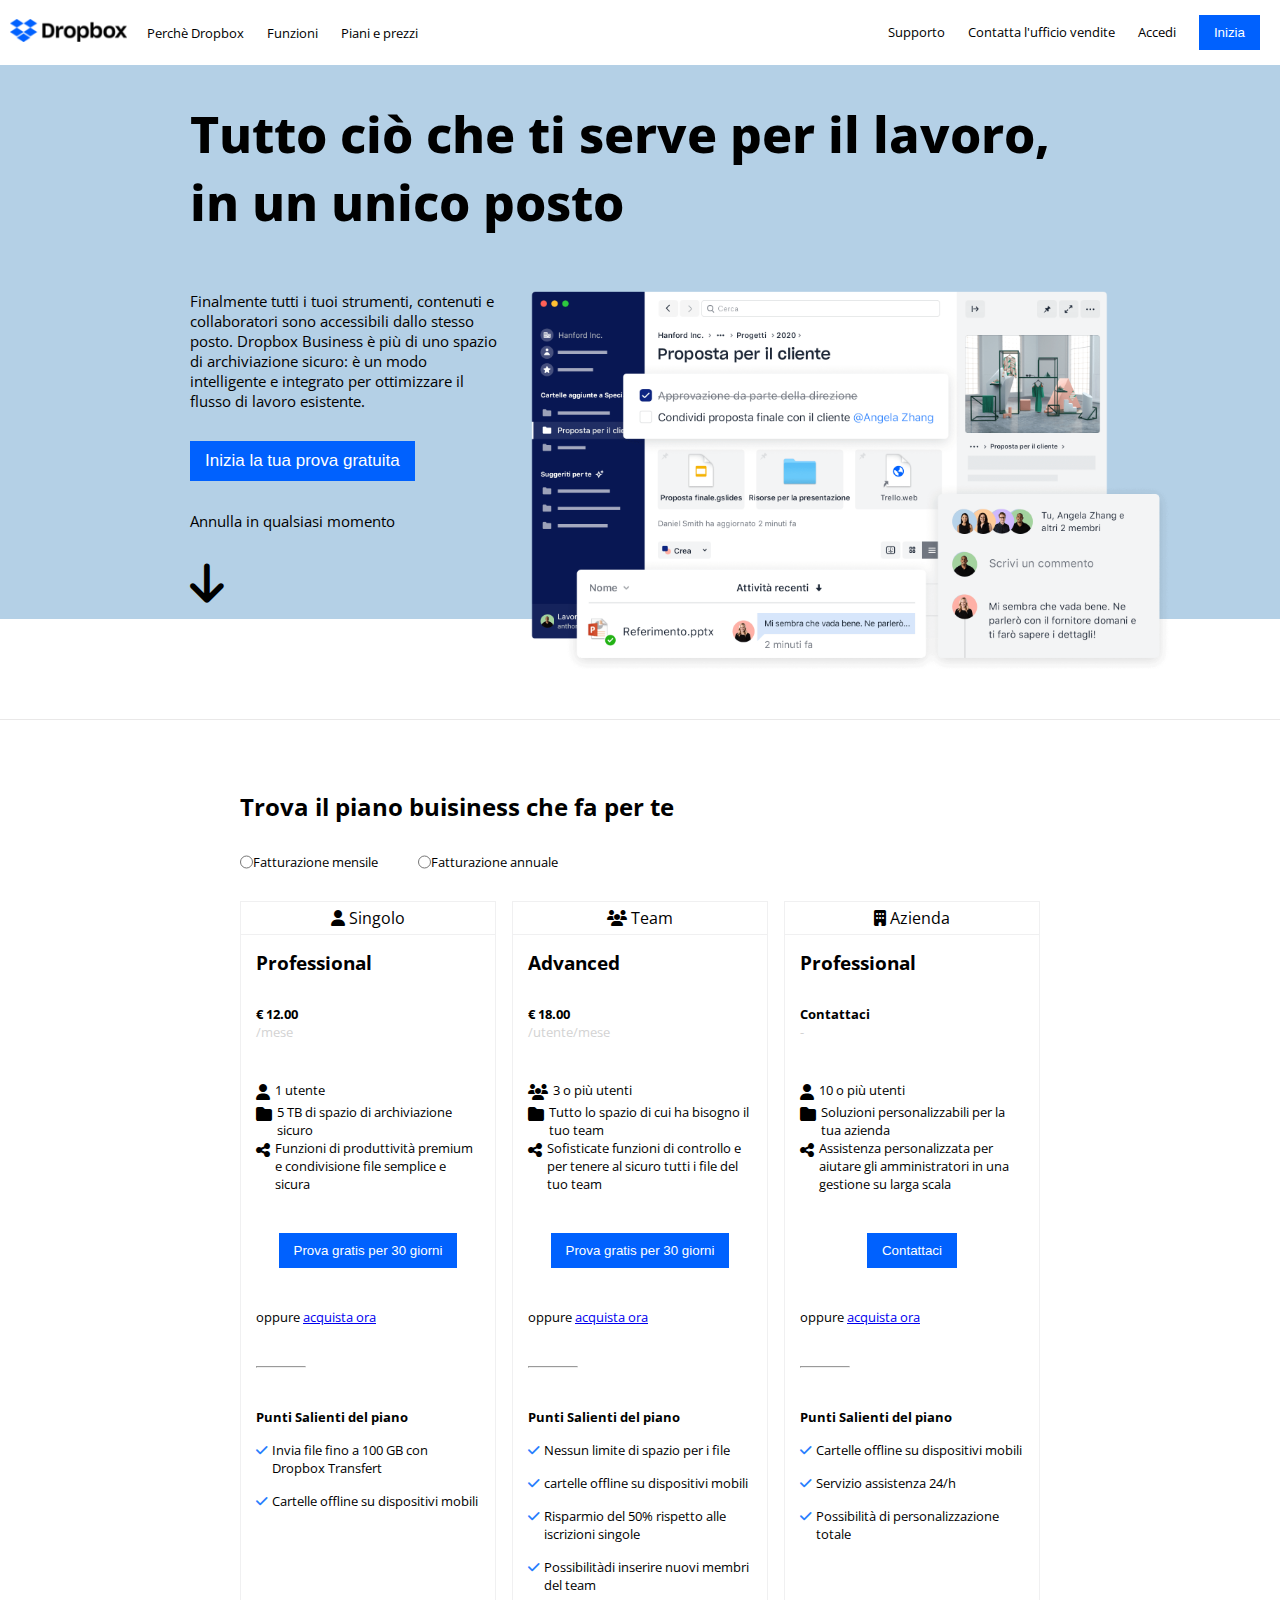
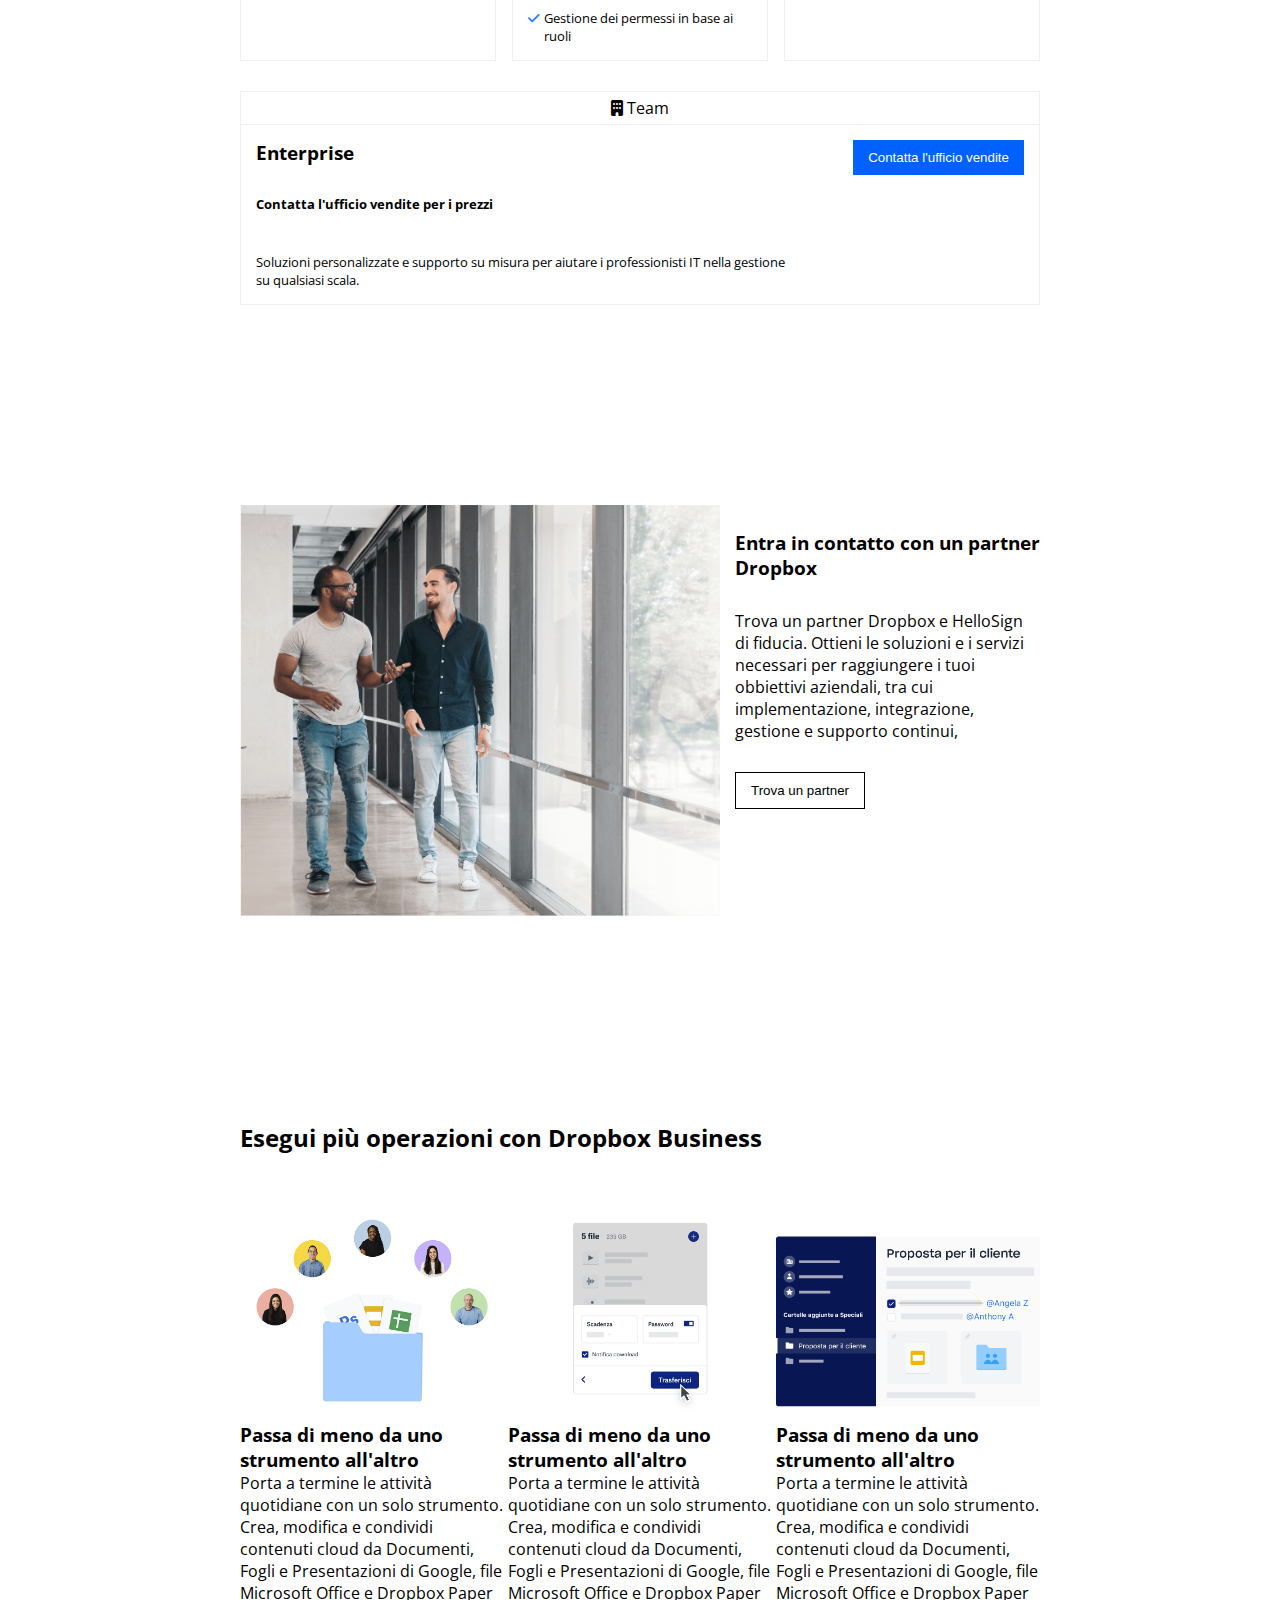
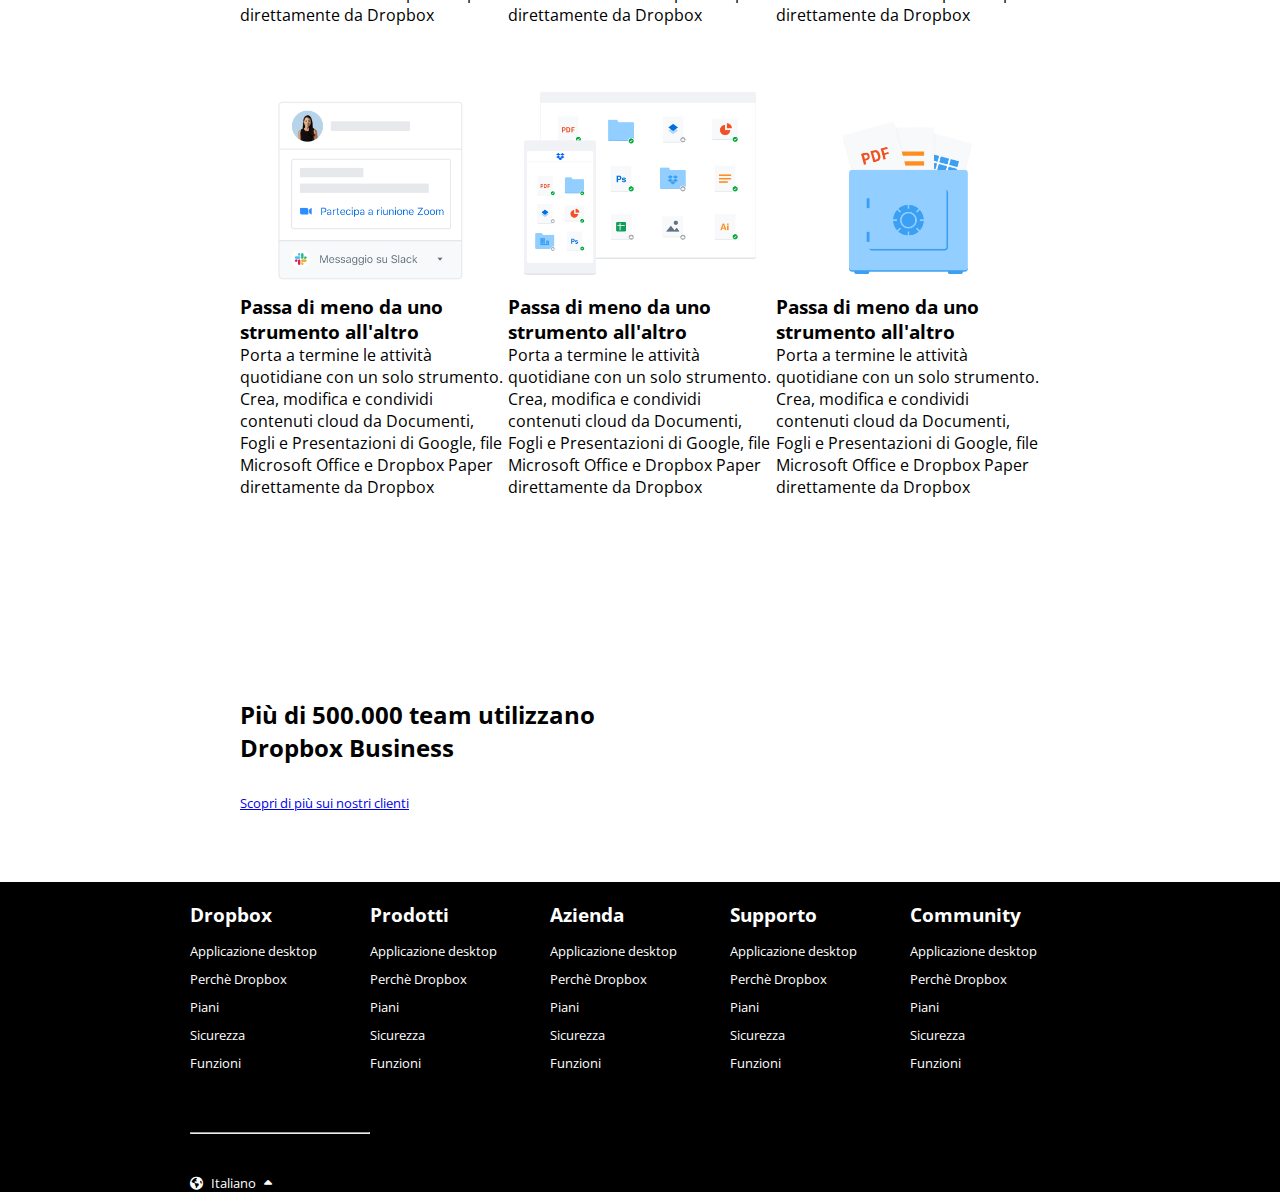
<file: index.html>
<!DOCTYPE html>
<html lang="en">
<head>
    <meta charset="UTF-8">
    <meta name="viewport" content="width=device-width, initial-scale=1.0">
    <title>Dropbox</title>
    <link rel="preconnect" href="https://fonts.googleapis.com">
    <link rel="preconnect" href="https://fonts.gstatic.com" crossorigin>
    <link href="https://fonts.googleapis.com/css2?family=Open+Sans:ital,wght@0,300..800;1,300..800&display=swap" rel="stylesheet">
    <link rel="stylesheet" href="https://cdnjs.cloudflare.com/ajax/libs/font-awesome/6.7.2/css/all.min.css" integrity="sha512-Evv84Mr4kqVGRNSgIGL/F/aIDqQb7xQ2vcrdIwxfjThSH8CSR7PBEakCr51Ck+w+/U6swU2Im1vVX0SVk9ABhg==" crossorigin="anonymous" referrerpolicy="no-referrer" />
    <link rel="stylesheet" href="./css/style.css">
</head>
<body>

    <header>
        <div class="container header-pd align-center">
            <div class="header-logo-col pd-5">
                <img src="./img/logo-small.png" alt="" class="logo">
            </div>
            <div class="header-col pd-5">
                <ul>
                    <li>Perch&egrave; Dropbox</li>
                    <li>Funzioni</li>
                    <li>Piani e prezzi</li>
                </ul>
            </div>
            <div class="header-col align-right pd-5">
                <ul>
                    <li>Supporto</li>
                    <li>Contatta l'ufficio vendite</li>
                    <li>Accedi</li>
                    <li>
                        <button class="btn-blue ">Inizia</button>
                    </li>
                </ul>
            </div>
        </div>
    </header>

    <main>
        <div class="jumbotron d-flex justi-center align-center">
            <div class="jumbo-container">
                <h1>Tutto ci&ograve; che ti serve per il lavoro, in un unico posto</h1>
                <div class="d-flex relative">
                    <div class="jumbo-col-left">
                        <p class="txt-size-15">Finalmente tutti i tuoi strumenti, contenuti e collaboratori sono accessibili dallo stesso posto. Dropbox Business &egrave; pi&ugrave; di uno spazio di archiviazione sicuro: &egrave; un modo intelligente e integrato per ottimizzare il flusso di lavoro esistente.</p>
                        <button class="btn-blue my-top-30 txt-size-17">Inizia la tua prova gratuita</button>
                        <p class="my-top-30 txt-size-15"> Annulla in qualsiasi momento</p>
                        <i class="fa-solid fa-arrow-down my-top-30 icon-size-jumbo"></i>
                    </div>
                    <div class="jumbo-col-right">
                        <img src="./img/jumbo.png" alt="" class="jumbo-img">
                    </div>    
                </div>
            </div>
        </div>

        <div class="my-top-100 bd-row"></div>

        <!-- sezione scelta del pacchetto -->
        <div class="container justi-center align-center pdy-70">
            <div class="main-container">
                <h2>Trova il piano buisiness che fa per te</h2>
                <div class="my-top-30 d-flex">
                    <span class="txt-size-13 d-flex mxr-40">
                        <input type="radio" name="Fatturazione" value="mensile">
                        <label for="mensile">Fatturazione mensile</label> 
                    </span>
                    <span class="txt-size-13 d-flex">
                        <input type="radio" name="Fatturazione" value="annuale">
                        <label for="annuale">Fatturazione annuale</label> 
                    </span>
                </div>

                <!-- colonne della sezione scelta dle pacchetto -->

                <div class="d-flex space-between wrap my-top-30">
                    
                    <!-- prima colonna -->
                    <div class="choose-col  border-layout">
                        
                        <div class="bd-bottom pdy-5 txt-center">
                            <i class="fa-solid fa-user"></i> Singolo
                        </div>

                        <div class="pd-15 my-top-15">    
                            <h3>Professional</h3>
                            <h4 class="my-top-30 txt-size-13">&euro; 12.00</h4>
                            <div class="txt-lightgray txt-size-13">/mese</div>
    
                            <div class="d-flex my-top-40">
                                <div class="inline-block mxr-5"><i class="fa-solid fa-user"></i></div>
                                <span class="txt-size-13">1 utente</span>
                            </div>
                            <div class="d-flex my-top-15">
                                <div class="inline-block"><i class="fa-solid fa-folder mxr-5"></i></div>
                                <span class="txt-size-13">5 TB di spazio di archiviazione sicuro</span>
                            </div>
                            <div class="d-flex my-top-15">
                                <div class="inline-block"><i class="fa-solid fa-share-nodes mxr-5"></i></div>
                                <span class="txt-size-13">Funzioni di produttivit&agrave; premium e condivisione file semplice e sicura</span>
                            </div>

                            <div class="d-flex justi-center my-top-40">
                                <button class="btn-blue">Prova gratis per 30 giorni</button>
                            </div>
                            <div class="my-top-40 txt-size-13">
                                oppure <a href="#">acquista ora</a>
                            </div>

                            <hr>

                            <div class="my-top-40 txt-size-13">
                                <strong>Punti Salienti del piano</strong>
                            </div>

                            <div>
                                <ul>
                                    <li>
                                        <i class="fa-solid fa-check"></i>Invia file fino a 100 GB con Dropbox Transfert
                                    </li>
                                    <li>
                                        <i class="fa-solid fa-check "></i>Cartelle offline su dispositivi mobili
                                    </li>
                                </ul>
                            </div>
                    
                        </div> 
                        
                    </div>

                    <!-- seconda colonna -->
                    <div class="choose-col  border-layout">
                        <div class="bd-bottom pdy-5 txt-center">
                            <i class="fa-solid fa-users"></i> Team
                        </div>

                        <div class="pd-15 my-top-15">    
                            <h3>Advanced</h3>
                            <h4 class="my-top-30 txt-size-13">&euro; 18.00</h4>
                            <div class="txt-lightgray txt-size-13">/utente/mese</div>
    
                            <div class="d-flex my-top-40">
                                <div class="inline-block mxr-5"><i class="fa-solid fa-users"></i></div>
                                <span class="txt-size-13">3 o pi&ugrave; utenti</span>
                            </div>
                            <div class="d-flex my-top-15">
                                <div class="inline-block"><i class="fa-solid fa-folder mxr-5"></i></div>
                                <span class="txt-size-13">Tutto lo spazio di cui ha bisogno il tuo team</span>
                            </div>
                            <div class="d-flex my-top-15">
                                <div class="inline-block"><i class="fa-solid fa-share-nodes mxr-5"></i></div>
                                <span class="txt-size-13">Sofisticate funzioni di controllo e per tenere al sicuro tutti i file del tuo team</span>
                            </div>

                            <div class="d-flex justi-center my-top-40">
                                <button class="btn-blue">Prova gratis per 30 giorni</button>
                            </div>
                            <div class="my-top-40 txt-size-13">
                                oppure <a href="#">acquista ora</a>
                            </div>

                            <hr>

                            <div class="my-top-40 txt-size-13">
                                <strong>Punti Salienti del piano</strong>
                            </div>

                            <div>
                                <ul>
                                    <li>
                                        <i class="fa-solid fa-check"></i>Nessun limite di spazio per i file
                                    </li>
                                    <li>
                                        <i class="fa-solid fa-check "></i>cartelle offline su dispositivi mobili
                                    </li>
                                    <li>
                                        <i class="fa-solid fa-check "></i>Risparmio del 50% rispetto alle iscrizioni singole
                                    </li>
                                    <li>
                                        <i class="fa-solid fa-check "></i>Possibilit&agrave;di inserire nuovi membri del team
                                    </li>
                                    <li>
                                        <i class="fa-solid fa-check "></i>Gestione dei permessi in base ai ruoli
                                    </li>
                                    
                                </ul>
                            </div>
                    
                        </div> 
                    </div>

                    <!-- terza colonna -->
                    <div class="choose-col  border-layout">
                        <div class="bd-bottom pdy-5 txt-center">
                            <i class="fa-solid fa-building"></i> Azienda
                        </div>

                        <div class="pd-15 my-top-15">    
                            <h3>Professional</h3>
                            <h4 class="my-top-30 txt-size-13">Contattaci</h4>
                            <div class="txt-lightgray txt-size-13">-</div>
    
                            <div class="d-flex my-top-40">
                                <div class="inline-block mxr-5"><i class="fa-solid fa-user"></i></div>
                                <span class="txt-size-13">10 o pi&ugrave; utenti</span>
                            </div>
                            <div class="d-flex my-top-15">
                                <div class="inline-block"><i class="fa-solid fa-folder mxr-5"></i></div>
                                <span class="txt-size-13">Soluzioni personalizzabili per la tua azienda</span>
                            </div>
                            <div class="d-flex my-top-15">
                                <div class="inline-block"><i class="fa-solid fa-share-nodes mxr-5"></i></div>
                                <span class="txt-size-13">Assistenza personalizzata per aiutare gli amministratori in una gestione su larga scala</span>
                            </div>

                            <div class="d-flex justi-center my-top-40">
                                <button class="btn-blue">Contattaci</button>
                            </div>
                            <div class="my-top-40 txt-size-13">
                                oppure <a href="#">acquista ora</a>
                            </div>

                            <hr>

                            <div class="my-top-40 txt-size-13">
                                <strong>Punti Salienti del piano</strong>
                            </div>

                            <div>
                                <ul>
                                    <li>
                                        <i class="fa-solid fa-check"></i>Cartelle offline su dispositivi mobili
                                    </li>
                                    <li>
                                        <i class="fa-solid fa-check "></i>Servizio assistenza 24/h
                                    </li>
                                    <li>
                                        <i class="fa-solid fa-check "></i>Possibilit&agrave; di personalizzazione totale
                                    </li>
                                </ul>
                            </div>
                    
                        </div> 
                    </div>

                    <!-- colonna orizzontale -->
                    <div class="choose-col-orizz border-layout my-top-30">
                        <div class="bd-bottom pdy-5 txt-center">
                            <i class="fa-solid fa-building"></i> Team
                        </div>

                        <div class="d-flex pd-15">
                            <div class="inside-col-left">
                                <h3>Enterprise</h3>
                                <h4 class="my-top-30 txt-size-13">Contatta l'ufficio vendite per i prezzi</h4>
                                <p class="txt-size-13 my-top-40">Soluzioni personalizzate e supporto su misura per aiutare i professionisti IT nella gestione su qualsiasi scala.</p>
                            </div>
                            <div class="inside-col-right align-right">
                                <button class="btn-blue"> Contatta l'ufficio vendite</button>
                            </div>
                        </div>
                        
                    </div>
                </div>
                

                <!-- sezione per entrare in contatto con un partner-->
                <div class="contact-col my-top-200 d-flex">
                    <div class="left-col">
                        <img src="./img/partner.png" alt="" class="partner-img">
                    </div>
                    <div class="right-col pd-contact">
                        <h3>Entra in contatto con un partner Dropbox</h3>
                        <p class="my-top-30">Trova un partner Dropbox e HelloSign di fiducia. Ottieni le soluzioni e i servizi necessari per raggiungere i tuoi obbiettivi aziendali, tra cui implementazione, integrazione, gestione e supporto continui,</p>
                        <button class="my-top-30 btn-white">Trova un partner</button>
                    </div>
                </div>

                <!-- sezione delle possibili operazioni -->
                <div class="my-top-200">
                    <h2>Esegui pi&ugrave; operazioni con Dropbox Business</h2>
                    <div class="d-flex space-between wrap my-top-50">
                        <div class="operation-col ">
                            <div class=" w-100">
                                <img src="./img/business-feature-switching-tools.png" alt="" class="operation-img">
                            </div>
                            <div class="w-100">
                                <h3>Passa di meno da uno strumento all'altro</h3>
                                <p class="my-top-15">Porta a termine le attivit&agrave; quotidiane con un solo strumento. Crea, modifica e condividi contenuti cloud da Documenti, Fogli e Presentazioni di Google, file Microsoft Office e Dropbox Paper direttamente da Dropbox</p>
                            </div>
                        </div>
                        <div class="operation-col">
                            <div class=" w-100">
                                <img src="./img/business-feature-send-files-it.png" alt="" class="operation-img">
                            </div>
                            <div class=" w-100">
                                <h3>Passa di meno da uno strumento all'altro</h3>
                                <p class="my-top-15">Porta a termine le attivit&agrave; quotidiane con un solo strumento. Crea, modifica e condividi contenuti cloud da Documenti, Fogli e Presentazioni di Google, file Microsoft Office e Dropbox Paper direttamente da Dropbox</p>
                            </div>
                        </div>
                        <div class="operation-col">
                            <div class=" w-100">
                                <img src="./img/business-feature-coordinate-it.png" alt="" class="operation-img">
                            </div>
                            <div class=" w-100">
                                <h3>Passa di meno da uno strumento all'altro</h3>
                                <p class="my-top-15">Porta a termine le attivit&agrave; quotidiane con un solo strumento. Crea, modifica e condividi contenuti cloud da Documenti, Fogli e Presentazioni di Google, file Microsoft Office e Dropbox Paper direttamente da Dropbox</p>
                            </div>
                        </div>
                        <div class="operation-col my-top-50">
                            <div class=" w-100">
                                <img src="./img/business-feature-integrations-it.png" alt="" class="operation-img">
                            </div>
                            <div class=" w-100">
                                <h3>Passa di meno da uno strumento all'altro</h3>
                                <p class="my-top-15">Porta a termine le attivit&agrave; quotidiane con un solo strumento. Crea, modifica e condividi contenuti cloud da Documenti, Fogli e Presentazioni di Google, file Microsoft Office e Dropbox Paper direttamente da Dropbox</p>
                            </div>
                        </div>
                        <div class="operation-col my-top-50">
                            <div class=" w-100">
                                <img src="./img/business-feature-multi-device.png" alt="" class="operation-img">
                            </div>
                            <div class=" w-100">
                                <h3>Passa di meno da uno strumento all'altro</h3>
                                <p class="my-top-15">Porta a termine le attivit&agrave; quotidiane con un solo strumento. Crea, modifica e condividi contenuti cloud da Documenti, Fogli e Presentazioni di Google, file Microsoft Office e Dropbox Paper direttamente da Dropbox</p>
                            </div>
                        </div>
                        <div class="operation-col my-top-50">
                            <div class=" w-100">
                                <img src="./img/business-feature-security.png" alt="" class="operation-img">
                            </div>
                            <div class=" w-100">
                                <h3>Passa di meno da uno strumento all'altro</h3>
                                <p class="my-top-15">Porta a termine le attivit&agrave; quotidiane con un solo strumento. Crea, modifica e condividi contenuti cloud da Documenti, Fogli e Presentazioni di Google, file Microsoft Office e Dropbox Paper direttamente da Dropbox</p>
                            </div>
                        </div>
                    </div>
                </div>

                <div class="my-top-200">
                    <h2>Pi&ugrave; di 500.000 team utilizzano <br> Dropbox Business</h2>
                    <div class="txt-size-13 my-top-30">
                        <a href="#">Scopri di pi&ugrave; sui nostri clienti</a>
                    </div>
                </div>

            </div>
        </div>    
    </main>
    
    <footer>
        <div>
            <div class="foot-container d-flex pdy-20">
                <div class="foot-col">
                    <h3> Dropbox</h3>
                    <ul>
                        <li>Applicazione desktop</li>
                        <li>Perch&egrave; Dropbox</li>
                        <li>Piani</li>
                        <li>Sicurezza</li>
                        <li>Funzioni</li>
                    </ul>
                </div>
                <div class="foot-col">
                    <h3> Prodotti</h3>
                    <ul>
                        <li>Applicazione desktop</li>
                        <li>Perch&egrave; Dropbox</li>
                        <li>Piani</li>
                        <li>Sicurezza</li>
                        <li>Funzioni</li>
                    </ul>
                </div>
                <div class="foot-col">
                    <h3> Azienda</h3>
                    <ul>
                        <li>Applicazione desktop</li>
                        <li>Perch&egrave; Dropbox</li>
                        <li>Piani</li>
                        <li>Sicurezza</li>
                        <li>Funzioni</li>
                    </ul>
                </div>
                <div class="foot-col">
                    <h3> Supporto</h3>
                    <ul>
                        <li>Applicazione desktop</li>
                        <li>Perch&egrave; Dropbox</li>
                        <li>Piani</li>
                        <li>Sicurezza</li>
                        <li>Funzioni</li>
                    </ul>
                </div>
                <div class="foot-col">
                    <h3> Community</h3>
                    <ul>
                        <li>Applicazione desktop</li>
                        <li>Perch&egrave; Dropbox</li>
                        <li>Piani</li>
                        <li>Sicurezza</li>
                        <li>Funzioni</li>
                    </ul>
                </div>
            </div> 
            <div class="foot-container my-top-30 txt-size-13 ">
                <hr class="my-bottom-40">
                <span>
                <span class="mxr-5"><i class="fa-solid fa-earth-americas"></i></span> Italiano <span class="mxl-5"><i class="fa-solid fa-caret-up"></i></span>
               </span> 
            </div>
        </div> 
    </footer>


</body>
</html>
</file>
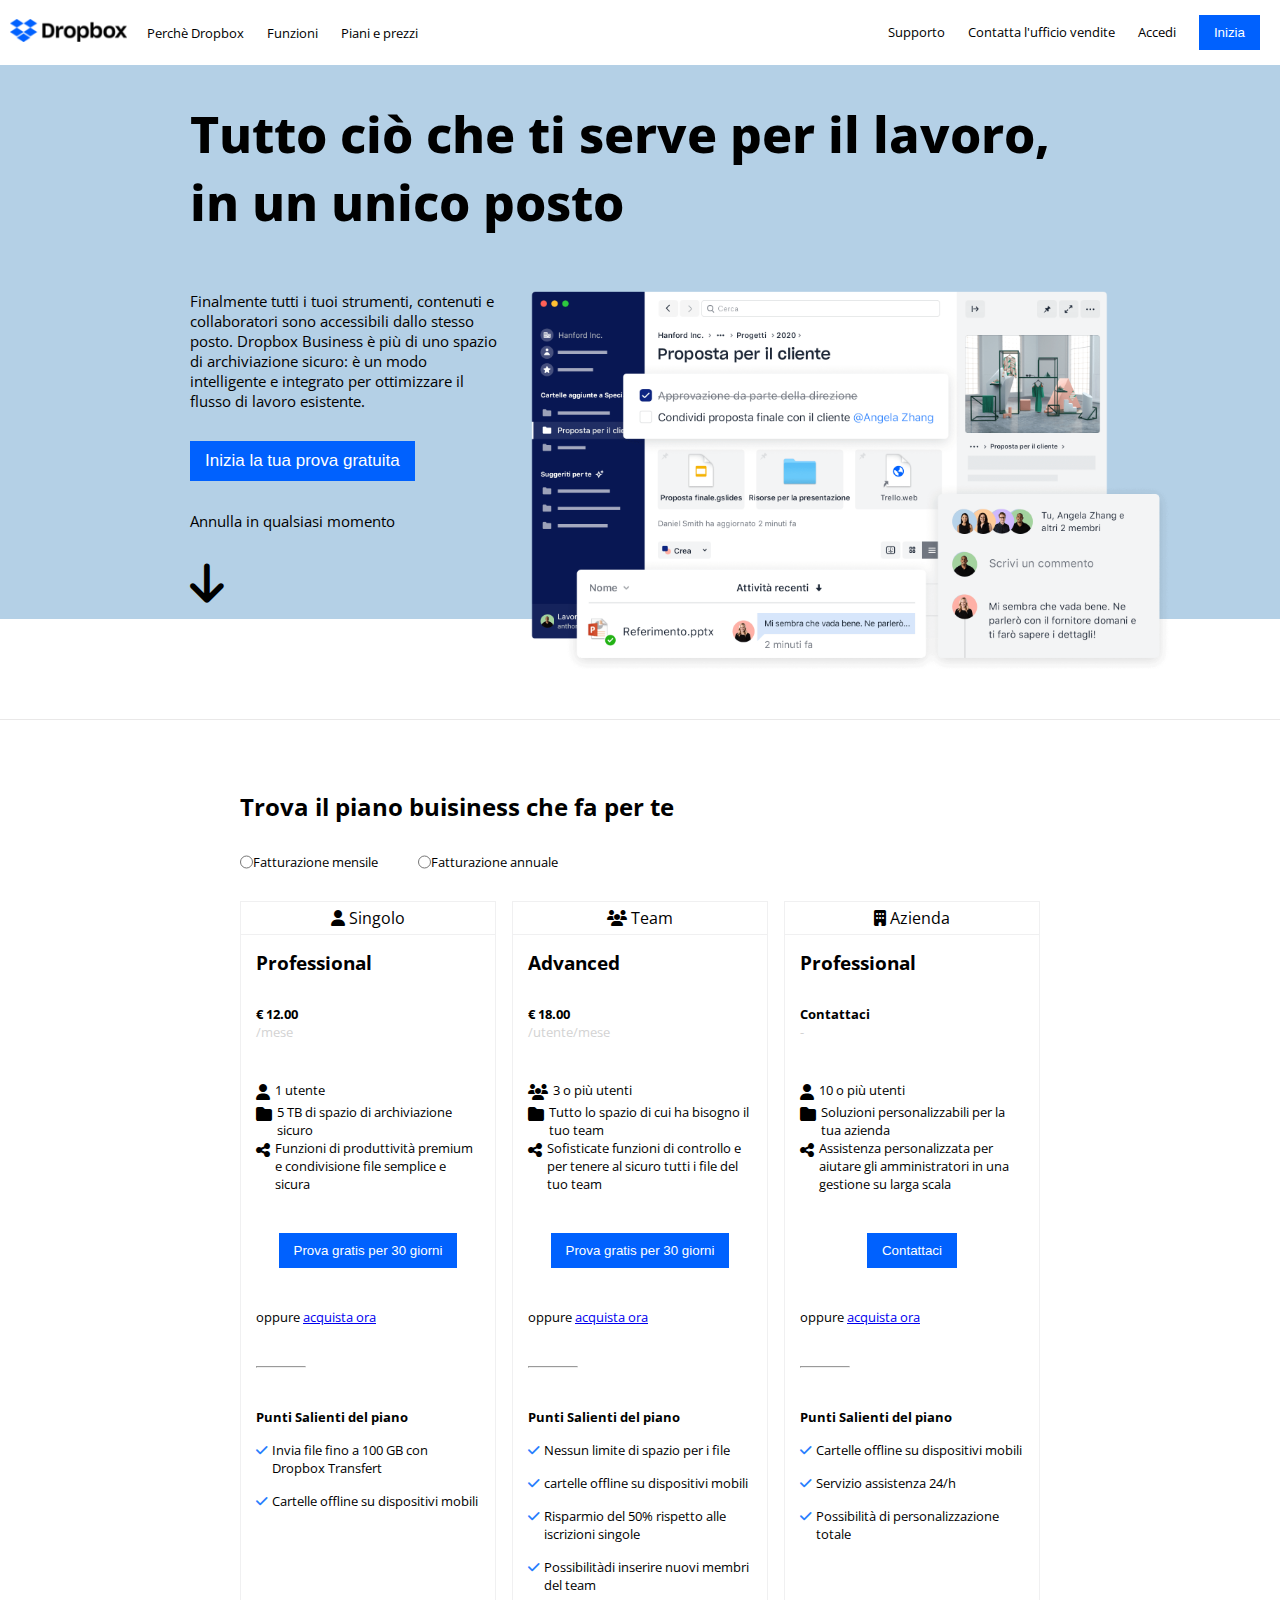
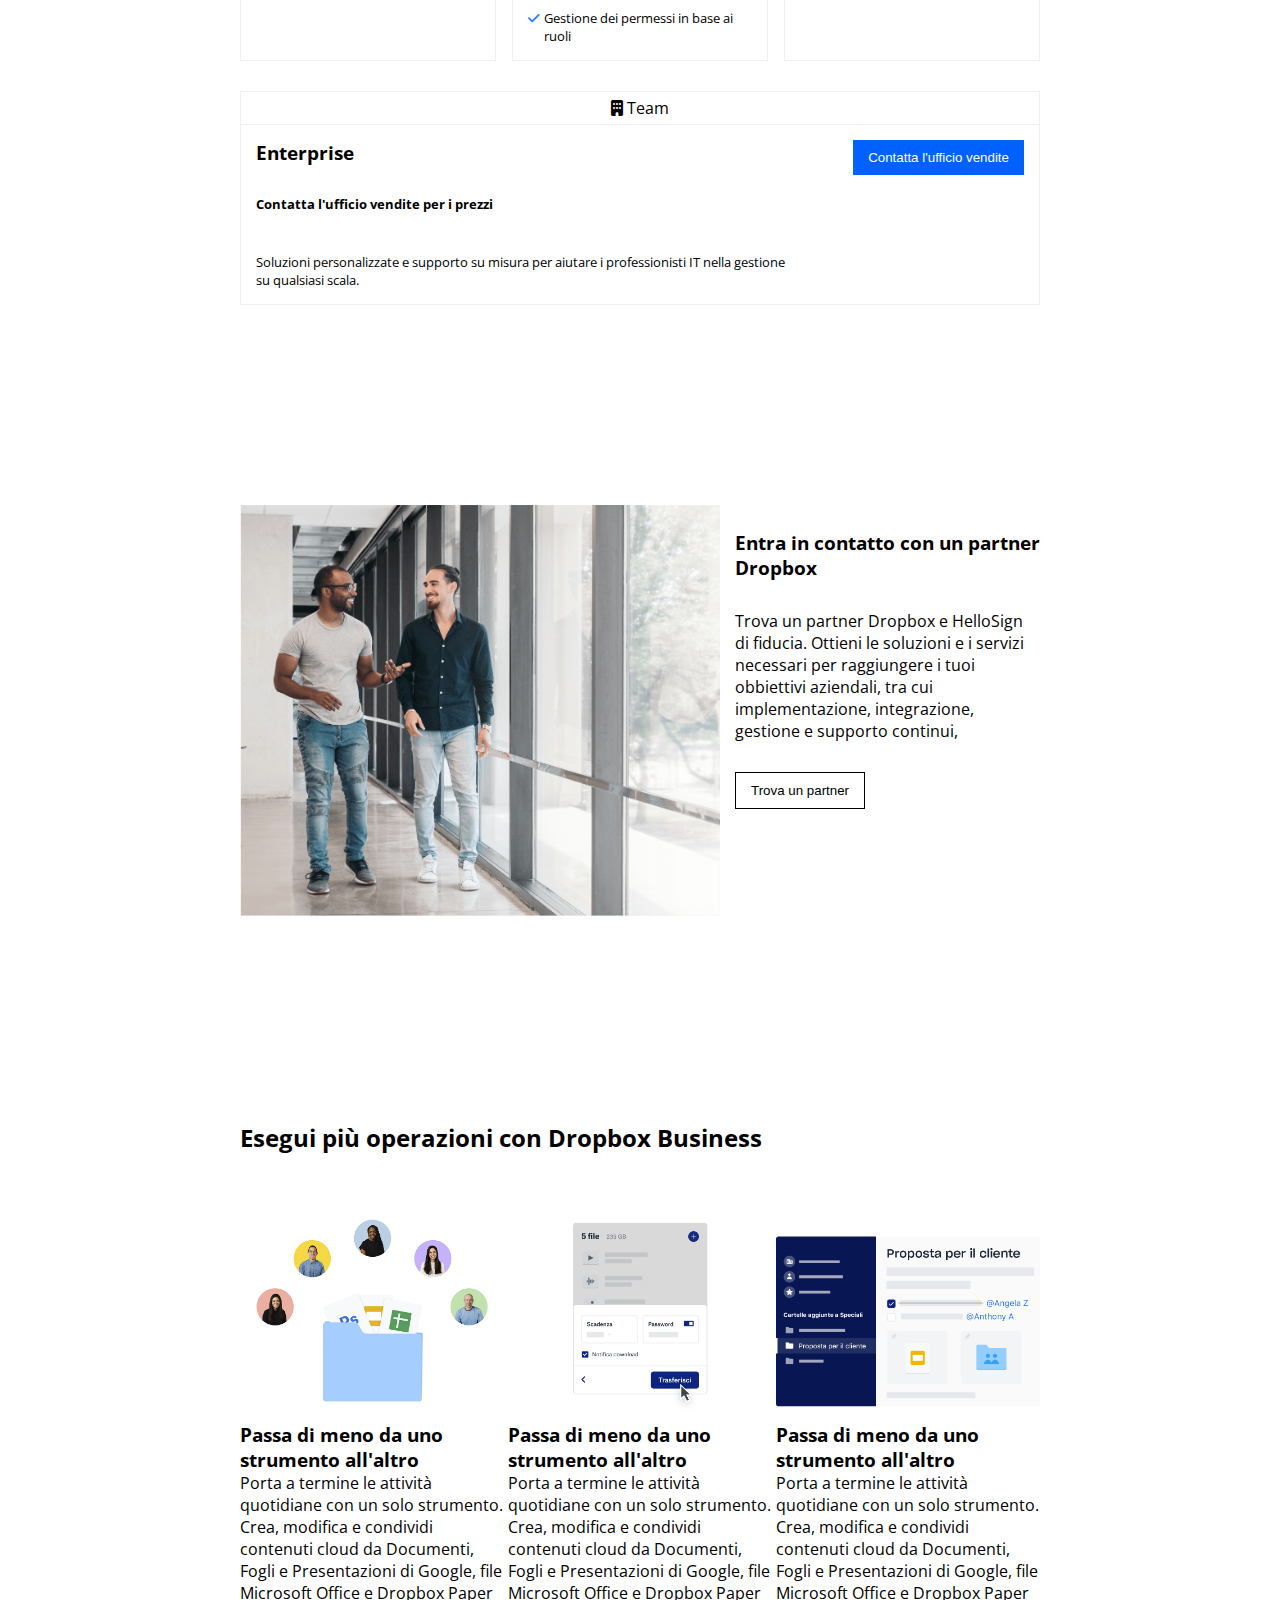
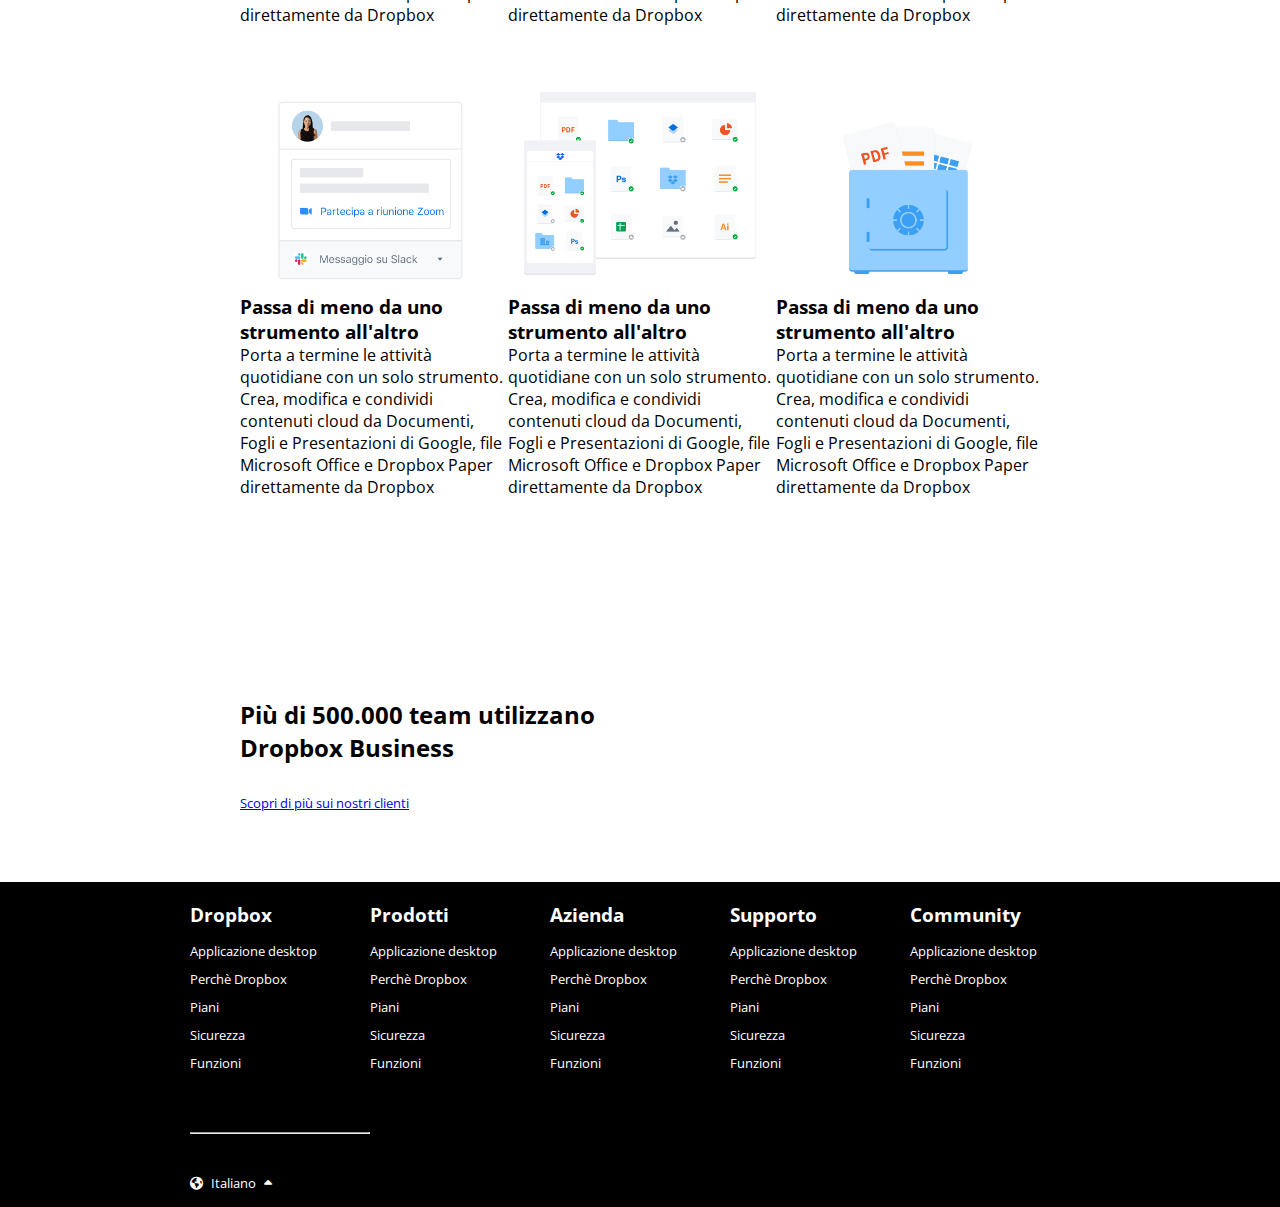
<file: Bonus/index.html>
<!DOCTYPE html>
<html lang="en">
<head>
    <meta charset="UTF-8">
    <meta name="viewport" content="width=device-width, initial-scale=1.0">
    <title>Dropbox</title>
    <link rel="preconnect" href="https://fonts.googleapis.com">
    <link rel="preconnect" href="https://fonts.gstatic.com" crossorigin>
    <link href="https://fonts.googleapis.com/css2?family=Open+Sans:ital,wght@0,300..800;1,300..800&display=swap" rel="stylesheet">
    <link rel="stylesheet" href="https://cdnjs.cloudflare.com/ajax/libs/font-awesome/6.7.2/css/all.min.css" integrity="sha512-Evv84Mr4kqVGRNSgIGL/F/aIDqQb7xQ2vcrdIwxfjThSH8CSR7PBEakCr51Ck+w+/U6swU2Im1vVX0SVk9ABhg==" crossorigin="anonymous" referrerpolicy="no-referrer" />
    <link rel="stylesheet" href="./css/style.css">
</head>
<body>

    <header>
        <div class="container header-pd align-center">
            <div class="header-logo-col pd-5">
                <img src="./img/logo-small.png" alt="" class="logo">
            </div>
            <div class="header-col pd-5">
                <ul>
                    <li>
                        <div class="header-dropdown">
                            Perch&egrave; Dropbox
                            <div class="header-dropdown-content">
                                <ul>
                                    <li>ciao</li>
                                    <li>ciao</li>
                                    <li>ciao</li>
                                </ul>    
                            </div>   
                        </div>
                    </li>
                    <li>
                        <div class="header-dropdown">
                            Funzioni
                            <div class="header-dropdown-content">
                                <ul>
                                    <li>ciao</li>
                                    <li>ciao</li>
                                    <li>ciao</li>
                                </ul>    
                            </div>   
                        </div>
                    </li>
                    <li>
                        <div class="header-dropdown">
                            Piani e prezzi
                            <div class="header-dropdown-content">
                                <ul>
                                    <li>ciao</li>
                                    <li>ciao</li>
                                    <li>ciao</li>
                                </ul>    
                            </div>   
                        </div>
                    </li>
                </ul>
            </div>
            <div class="header-col align-right pd-5">
                <ul>
                    <li>Supporto</li>
                    <li>Contatta l'ufficio vendite</li>
                    <li>Accedi</li>
                    <li>
                        <button class="btn-blue ">Inizia</button>
                    </li>
                </ul>
            </div>
        </div>
    </header>

    <main>
        <div class="jumbotron d-flex justi-center align-center">
            <div class="jumbo-container">
                <h1>Tutto ci&ograve; che ti serve per il lavoro, in un unico posto</h1>
                <div class="d-flex relative">
                    <div class="jumbo-col-left">
                        <p class="txt-size-15">Finalmente tutti i tuoi strumenti, contenuti e collaboratori sono accessibili dallo stesso posto. Dropbox Business &egrave; pi&ugrave; di uno spazio di archiviazione sicuro: &egrave; un modo intelligente e integrato per ottimizzare il flusso di lavoro esistente.</p>
                        <button class="btn-blue my-top-30 txt-size-17">Inizia la tua prova gratuita</button>
                        <p class="my-top-30 txt-size-15"> Annulla in qualsiasi momento</p>
                        <a href="#destinazione-freccia">
                            <i class="fa-solid fa-arrow-down my-top-30 icon-size-jumbo"></i>
                        </a>
                    </div>
                    <div class="jumbo-col-right">
                        <img src="./img/jumbo.png" alt="" class="jumbo-img">
                    </div>    
                </div>
            </div>
        </div>

        <div class="my-top-100 bd-row"></div>

        <!-- sezione scelta del pacchetto -->
        <div class="container justi-center align-center pdy-70">
            <div class="main-container">
                <h2>Trova il piano buisiness che fa per te</h2>
                <div class="my-top-30 d-flex">
                    <span class="txt-size-13 d-flex mxr-40">
                        <input type="radio" name="Fatturazione" value="mensile">
                        <label for="mensile">Fatturazione mensile</label> 
                    </span>
                    <span class="txt-size-13 d-flex">
                        <input type="radio" name="Fatturazione" value="annuale">
                        <label for="annuale">Fatturazione annuale</label> 
                    </span>
                </div>

                <!-- colonne della sezione scelta dle pacchetto -->

                <div class="d-flex space-between wrap my-top-30">
                    
                    <!-- prima colonna -->
                    <div class="choose-col  border-layout">
                        
                        <div class="bd-bottom pdy-5 txt-center">
                            <i class="fa-solid fa-user"></i> Singolo
                        </div>

                        <div class="pd-15 my-top-15">    
                            <h3>Professional</h3>
                            <h4 class="my-top-30 txt-size-13">&euro; 12.00</h4>
                            <div class="txt-lightgray txt-size-13">/mese</div>
    
                            <div class="d-flex my-top-40">
                                <div class="inline-block mxr-5"><i class="fa-solid fa-user"></i></div>
                                <span class="txt-size-13">1 utente</span>
                            </div>
                            <div class="d-flex my-top-15">
                                <div class="inline-block"><i class="fa-solid fa-folder mxr-5"></i></div>
                                <span class="txt-size-13">5 TB di spazio di archiviazione sicuro</span>
                            </div>
                            <div class="d-flex my-top-15">
                                <div class="inline-block"><i class="fa-solid fa-share-nodes mxr-5"></i></div>
                                <span class="txt-size-13">Funzioni di produttivit&agrave; premium e condivisione file semplice e sicura</span>
                            </div>

                            <div class="d-flex justi-center my-top-40">
                                <button class="btn-blue">Prova gratis per 30 giorni</button>
                            </div>
                            <div class="my-top-40 txt-size-13">
                                oppure <a href="#">acquista ora</a>
                            </div>

                            <hr>

                            <div class="my-top-40 txt-size-13">
                                <strong>Punti Salienti del piano</strong>
                            </div>

                            <div>
                                <ul>
                                    <li>
                                        <i class="fa-solid fa-check"></i>Invia file fino a 100 GB con Dropbox Transfert
                                    </li>
                                    <li>
                                        <i class="fa-solid fa-check "></i>Cartelle offline su dispositivi mobili
                                    </li>
                                </ul>
                            </div>
                    
                        </div> 
                        
                    </div>

                    <!-- seconda colonna -->
                    <div class="choose-col  border-layout">
                        <div class="bd-bottom pdy-5 txt-center">
                            <i class="fa-solid fa-users"></i> Team
                        </div>

                        <div class="pd-15 my-top-15">    
                            <h3>Advanced</h3>
                            <h4 class="my-top-30 txt-size-13">&euro; 18.00</h4>
                            <div class="txt-lightgray txt-size-13">/utente/mese</div>
    
                            <div class="d-flex my-top-40">
                                <div class="inline-block mxr-5"><i class="fa-solid fa-users"></i></div>
                                <span class="txt-size-13">3 o pi&ugrave; utenti</span>
                            </div>
                            <div class="d-flex my-top-15">
                                <div class="inline-block"><i class="fa-solid fa-folder mxr-5"></i></div>
                                <span class="txt-size-13">Tutto lo spazio di cui ha bisogno il tuo team</span>
                            </div>
                            <div class="d-flex my-top-15">
                                <div class="inline-block"><i class="fa-solid fa-share-nodes mxr-5"></i></div>
                                <span class="txt-size-13">Sofisticate funzioni di controllo e per tenere al sicuro tutti i file del tuo team</span>
                            </div>

                            <div class="d-flex justi-center my-top-40">
                                <button class="btn-blue">Prova gratis per 30 giorni</button>
                            </div>
                            <div class="my-top-40 txt-size-13">
                                oppure <a href="#">acquista ora</a>
                            </div>

                            <hr>

                            <div class="my-top-40 txt-size-13">
                                <strong>Punti Salienti del piano</strong>
                            </div>

                            <div>
                                <ul>
                                    <li>
                                        <i class="fa-solid fa-check"></i>Nessun limite di spazio per i file
                                    </li>
                                    <li>
                                        <i class="fa-solid fa-check "></i>cartelle offline su dispositivi mobili
                                    </li>
                                    <li>
                                        <i class="fa-solid fa-check "></i>Risparmio del 50% rispetto alle iscrizioni singole
                                    </li>
                                    <li>
                                        <i class="fa-solid fa-check "></i>Possibilit&agrave;di inserire nuovi membri del team
                                    </li>
                                    <li>
                                        <i class="fa-solid fa-check "></i>Gestione dei permessi in base ai ruoli
                                    </li>
                                    
                                </ul>
                            </div>
                    
                        </div> 
                    </div>

                    <!-- terza colonna -->
                    <div class="choose-col  border-layout">
                        <div class="bd-bottom pdy-5 txt-center">
                            <i class="fa-solid fa-building"></i> Azienda
                        </div>

                        <div class="pd-15 my-top-15">    
                            <h3>Professional</h3>
                            <h4 class="my-top-30 txt-size-13">Contattaci</h4>
                            <div class="txt-lightgray txt-size-13">-</div>
    
                            <div class="d-flex my-top-40">
                                <div class="inline-block mxr-5"><i class="fa-solid fa-user"></i></div>
                                <span class="txt-size-13">10 o pi&ugrave; utenti</span>
                            </div>
                            <div class="d-flex my-top-15">
                                <div class="inline-block"><i class="fa-solid fa-folder mxr-5"></i></div>
                                <span class="txt-size-13">Soluzioni personalizzabili per la tua azienda</span>
                            </div>
                            <div class="d-flex my-top-15">
                                <div class="inline-block"><i class="fa-solid fa-share-nodes mxr-5"></i></div>
                                <span class="txt-size-13">Assistenza personalizzata per aiutare gli amministratori in una gestione su larga scala</span>
                            </div>

                            <div class="d-flex justi-center my-top-40">
                                <button class="btn-blue">Contattaci</button>
                            </div>
                            <div class="my-top-40 txt-size-13">
                                oppure <a href="#">acquista ora</a>
                            </div>

                            <hr>

                            <div class="my-top-40 txt-size-13">
                                <strong>Punti Salienti del piano</strong>
                            </div>

                            <div>
                                <ul>
                                    <li>
                                        <i class="fa-solid fa-check"></i>Cartelle offline su dispositivi mobili
                                    </li>
                                    <li>
                                        <i class="fa-solid fa-check "></i>Servizio assistenza 24/h
                                    </li>
                                    <li>
                                        <i class="fa-solid fa-check "></i>Possibilit&agrave; di personalizzazione totale
                                    </li>
                                </ul>
                            </div>
                    
                        </div> 
                    </div>

                    <!-- colonna orizzontale -->
                    <div class="choose-col-orizz border-layout my-top-30">
                        <div class="bd-bottom pdy-5 txt-center">
                            <i class="fa-solid fa-building"></i> Team
                        </div>

                        <div class="d-flex pd-15">
                            <div class="inside-col-left">
                                <h3>Enterprise</h3>
                                <h4 class="my-top-30 txt-size-13">Contatta l'ufficio vendite per i prezzi</h4>
                                <p class="txt-size-13 my-top-40">Soluzioni personalizzate e supporto su misura per aiutare i professionisti IT nella gestione su qualsiasi scala.</p>
                            </div>
                            <div class="inside-col-right align-right">
                                <button class="btn-blue"> Contatta l'ufficio vendite</button>
                            </div>
                        </div>
                        
                    </div>
                </div>
                

                <!-- sezione per entrare in contatto con un partner-->
                <div class="contact-col my-top-200 d-flex">
                    <div class="left-col">
                        <img src="./img/partner.png" alt="" class="partner-img">
                    </div>
                    <div class="right-col pd-contact">
                        <h3>Entra in contatto con un partner Dropbox</h3>
                        <p class="my-top-30">Trova un partner Dropbox e HelloSign di fiducia. Ottieni le soluzioni e i servizi necessari per raggiungere i tuoi obbiettivi aziendali, tra cui implementazione, integrazione, gestione e supporto continui,</p>
                        <button class="my-top-30 btn-white">Trova un partner</button>
                    </div>
                </div>

                <!-- sezione delle possibili operazioni -->
                <div class="my-top-200">
                    <h2 id="destinazione-freccia">Esegui pi&ugrave; operazioni con Dropbox Business</h2>
                    <div class="d-flex space-between wrap my-top-50">
                        <div class="operation-col ">
                            <div class=" w-100">
                                <img src="./img/business-feature-switching-tools.png" alt="" class="operation-img">
                            </div>
                            <div class="w-100">
                                <h3>Passa di meno da uno strumento all'altro</h3>
                                <p class="my-top-15">Porta a termine le attivit&agrave; quotidiane con un solo strumento. Crea, modifica e condividi contenuti cloud da Documenti, Fogli e Presentazioni di Google, file Microsoft Office e Dropbox Paper direttamente da Dropbox</p>
                            </div>
                        </div>
                        <div class="operation-col">
                            <div class=" w-100">
                                <img src="./img/business-feature-send-files-it.png" alt="" class="operation-img">
                            </div>
                            <div class=" w-100">
                                <h3>Passa di meno da uno strumento all'altro</h3>
                                <p class="my-top-15">Porta a termine le attivit&agrave; quotidiane con un solo strumento. Crea, modifica e condividi contenuti cloud da Documenti, Fogli e Presentazioni di Google, file Microsoft Office e Dropbox Paper direttamente da Dropbox</p>
                            </div>
                        </div>
                        <div class="operation-col">
                            <div class=" w-100">
                                <img src="./img/business-feature-coordinate-it.png" alt="" class="operation-img">
                            </div>
                            <div class=" w-100">
                                <h3>Passa di meno da uno strumento all'altro</h3>
                                <p class="my-top-15">Porta a termine le attivit&agrave; quotidiane con un solo strumento. Crea, modifica e condividi contenuti cloud da Documenti, Fogli e Presentazioni di Google, file Microsoft Office e Dropbox Paper direttamente da Dropbox</p>
                            </div>
                        </div>
                        <div class="operation-col my-top-50">
                            <div class=" w-100">
                                <img src="./img/business-feature-integrations-it.png" alt="" class="operation-img">
                            </div>
                            <div class=" w-100">
                                <h3>Passa di meno da uno strumento all'altro</h3>
                                <p class="my-top-15">Porta a termine le attivit&agrave; quotidiane con un solo strumento. Crea, modifica e condividi contenuti cloud da Documenti, Fogli e Presentazioni di Google, file Microsoft Office e Dropbox Paper direttamente da Dropbox</p>
                            </div>
                        </div>
                        <div class="operation-col my-top-50">
                            <div class=" w-100">
                                <img src="./img/business-feature-multi-device.png" alt="" class="operation-img">
                            </div>
                            <div class=" w-100">
                                <h3>Passa di meno da uno strumento all'altro</h3>
                                <p class="my-top-15">Porta a termine le attivit&agrave; quotidiane con un solo strumento. Crea, modifica e condividi contenuti cloud da Documenti, Fogli e Presentazioni di Google, file Microsoft Office e Dropbox Paper direttamente da Dropbox</p>
                            </div>
                        </div>
                        <div class="operation-col my-top-50">
                            <div class=" w-100">
                                <img src="./img/business-feature-security.png" alt="" class="operation-img">
                            </div>
                            <div class=" w-100">
                                <h3>Passa di meno da uno strumento all'altro</h3>
                                <p class="my-top-15">Porta a termine le attivit&agrave; quotidiane con un solo strumento. Crea, modifica e condividi contenuti cloud da Documenti, Fogli e Presentazioni di Google, file Microsoft Office e Dropbox Paper direttamente da Dropbox</p>
                            </div>
                        </div>
                    </div>
                </div>

                <div class="my-top-200">
                    <h2>Pi&ugrave; di 500.000 team utilizzano <br> Dropbox Business</h2>
                    <div class="txt-size-13 my-top-30">
                        <a href="#">Scopri di pi&ugrave; sui nostri clienti</a>
                    </div>
                </div>

            </div>
        </div>    
    </main>
    
    <footer>
        <div>
            <div class="foot-container d-flex pdy-20">
                <div class="foot-col">
                    <h3> Dropbox</h3>
                    <ul>
                        <li>Applicazione desktop</li>
                        <li>Perch&egrave; Dropbox</li>
                        <li>Piani</li>
                        <li>Sicurezza</li>
                        <li>Funzioni</li>
                    </ul>
                </div>
                <div class="foot-col">
                    <h3> Prodotti</h3>
                    <ul>
                        <li>Applicazione desktop</li>
                        <li>Perch&egrave; Dropbox</li>
                        <li>Piani</li>
                        <li>Sicurezza</li>
                        <li>Funzioni</li>
                    </ul>
                </div>
                <div class="foot-col">
                    <h3> Azienda</h3>
                    <ul>
                        <li>Applicazione desktop</li>
                        <li>Perch&egrave; Dropbox</li>
                        <li>Piani</li>
                        <li>Sicurezza</li>
                        <li>Funzioni</li>
                    </ul>
                </div>
                <div class="foot-col">
                    <h3> Supporto</h3>
                    <ul>
                        <li>Applicazione desktop</li>
                        <li>Perch&egrave; Dropbox</li>
                        <li>Piani</li>
                        <li>Sicurezza</li>
                        <li>Funzioni</li>
                    </ul>
                </div>
                <div class="foot-col">
                    <h3> Community</h3>
                    <ul>
                        <li>Applicazione desktop</li>
                        <li>Perch&egrave; Dropbox</li>
                        <li>Piani</li>
                        <li>Sicurezza</li>
                        <li>Funzioni</li>
                    </ul>
                </div>
            </div> 
            <div class="foot-container my-top-30 txt-size-13 pdy-15">
                <hr class="my-bottom-40">
                <span class="">
                <span class="mxr-5"><i class="fa-solid fa-earth-americas"></i></span> Italiano <span class="mxl-5"><i class="fa-solid fa-caret-up"></i></span>
               </span> 
            </div>
        </div> 
    </footer>


</body>
</html>
</file>
<file: css/style.css>
*{
    margin: 0;
    padding: 0;
    box-sizing: border-box;
}

/* common */

body{
    font-family: "Open Sans", serif;
}

header{
    font-size: 13px;
    position: fixed;
    width: 100%;
    background-color: white;
    z-index: 1;
}

footer{
    background-color: black;
    color: white;
}

/* header */

.logo{
    width: 100%;
}


/* main */

.jumbotron{
    background-color: #b4d0e6;
    padding: 100px 0 0 0;
}

.jumbo-container{
    width: 900px;
    margin: 0 auto;
}

h1{
    font-size: 50px;
    font-weight: 750;
}

.main-container{
    width: 800px;
    margin: 0 auto; 
}

.bd-row{
    border-top: 1px solid rgb(233, 232, 232);
}

.inline-block{
    display: inline-block;
}

/* immagini */

.jumbo-img{
    width: 115%;
}

.partner-img{
    width: 100%;
}

.operation-img{
    width: 100%;
}

/* layout */

.container{
    width: 100%;
    margin: 0 auto;
    display: flex;
}

.header-col{
    width: 45%;
}

.header-logo-col{
    width: 10%;
}

.jumbo-col-left{
    width: 35%;
}

.jumbo-col-right{
    width: 65%;
}

.choose-col{
    width: 32%;
}

.choose-col-orizz{
    width: 100%;
}

.inside-col-left{
    width: 70%;
}

.inside-col-right{
    width: 30%;
}

.contact-col{
    width: 100%;
}

.right-col{
    width: 40%;
}

.left-col{
    width: 60%;
}

.operation-col{
    width: 33%;
}

.foot-container{
    width: 900px;
    margin: 0 auto;
}

.foot-col{
    width: 20%;
}

/* postion */

.relative{
    position: relative;
    top: 55px;
}

/* flex-box */

.d-flex{
    display: flex;
}

.justi-center{
    justify-content: center;
}

.align-center{
    align-items: center;
}

.space-between{
    justify-content: space-between;
}

.wrap{
    flex-wrap: wrap;
}

/* liste */

header ul{
    list-style: none;
}

header ul li{
    display: inline-block;
    margin: 0 10px;
}

main ul{
    list-style: none;
}

main ul li{
    display: flex;
    align-items: first baseline;
    margin-top: 15px;
    font-size: 13px;
}

main ul li i{
    color: #267efe;
    margin-right: 5px;
}

footer ul{
    list-style: none;
    margin-top: 15px;
}

footer ul li{
    font-size: 13px;
    margin-top: 10px;
}


/* button */

.btn-blue{
    background-color: #0061fe;
    color: white;
    border: none;
}

.btn-white{
    border: 1px solid black;
    background-color: white;
}

button{
    padding: 10px 15px;
}

/* hr */

hr{
    width: 50px;
    margin-top: 40px;
}

footer hr{
    width: 20%;
}

/* txt align/size*/

.align-right{
    text-align: right;
}

.txt-center{
    text-align: center;
}

.txt-size-17{
    font-size: 17px;
}

.txt-size-15{
    font-size: 15px;
}

.txt-size-13{
    font-size: 13px;
}

.icon-size-jumbo{
    font-size: 45px;
}

/* border */

.border-layout{
    border: 1px solid #f0f0f1;
}

.bd-bottom{
    border-bottom: 1px solid #f0f0f1;
}

/* color */

.txt-lightgray{
    color: lightgrey;
}

/* padding */

.header-pd{
    padding: 10px 5px;
}

.pdy-20{
    padding: 20px 0;
}

.pdy-5{
    padding: 5px 0;
}

.pd-5{
    padding: 5px;
}

.pd-15{
    padding: 15px;
}

.pd-contact{
    padding: 25px 0 0 15px;
}

.pdy-70{
    padding: 70px 0;
}


/* margin */

.my-top-30{
    margin-top: 30px;
}

.my-top-100{
    margin-top: 100px;
}

.my-top-200{
    margin-top: 200px;
}

.my-top-50{
    margin-top: 50px;
}

.my-top-20{
    margin-top: 20px;
}

.my-top-40{
    margin-top: 40px;
}

.my-bottom-40{
    margin-bottom: 40px;
}

.mxr-40{
    margin-right: 40px
}

.mxr-5{
    margin-right: 5px
}

.mxl-5{
    margin-left: 5px
}

.jumbo-pd{
    padding: 50px 0 0 0;
}

/* width */

.w-100{
    width: 100%;
}
</file>
<file: Bonus/css/style.css>
*{
    margin: 0;
    padding: 0;
    box-sizing: border-box;
}

/* common */

html{
    scroll-behavior: smooth;
}

body{
    font-family: "Open Sans", serif;
}

header{
    font-size: 13px;
    position: fixed;
    width: 100%;
    background-color: white;
    z-index: 1;
}

footer{
    background-color: black;
    color: white;
}

/* header */

.logo{
    width: 100%;
}


/* main */

.jumbotron{
    background-color: #b4d0e6;
    padding: 100px 0 0 0;
}

.jumbo-container{
    width: 900px;
    margin: 0 auto;
}

h1{
    font-size: 50px;
    font-weight: 750;
}

.main-container{
    width: 800px;
    margin: 0 auto; 
}

.bd-row{
    border-top: 1px solid rgb(233, 232, 232);
}

.inline-block{
    display: inline-block;
}

/* immagini */

.jumbo-img{
    width: 115%;
}

.partner-img{
    width: 100%;
}

.operation-img{
    width: 100%;
}

/* layout */

.container{
    width: 100%;
    margin: 0 auto;
    display: flex;
}

.header-col{
    width: 45%;
}

.header-logo-col{
    width: 10%;
}

.jumbo-col-left{
    width: 35%;
}

.jumbo-col-right{
    width: 65%;
}

.choose-col{
    width: 32%;
}

.choose-col-orizz{
    width: 100%;
}

.inside-col-left{
    width: 70%;
}

.inside-col-right{
    width: 30%;
}

.contact-col{
    width: 100%;
}

.right-col{
    width: 40%;
}

.left-col{
    width: 60%;
}

.operation-col{
    width: 33%;
}

.foot-container{
    width: 900px;
    margin: 0 auto;
}

.foot-col{
    width: 20%;
}

/* postion */

.relative{
    position: relative;
    top: 55px;
}

/* flex-box */

.d-flex{
    display: flex;
}

.justi-center{
    justify-content: center;
}

.align-center{
    align-items: center;
}

.space-between{
    justify-content: space-between;
}

.wrap{
    flex-wrap: wrap;
}

/* liste */

header ul{
    list-style: none;
}

header ul li{
    display: inline-block;
    margin: 0 10px;
}

main ul{
    list-style: none;
}

main ul li{
    display: flex;
    align-items: first baseline;
    margin-top: 15px;
    font-size: 13px;
}

main ul li i{
    color: #267efe;
    margin-right: 5px;
}

footer ul{
    list-style: none;
    margin-top: 15px;
}

footer ul li{
    font-size: 13px;
    margin-top: 10px;
}


/* button */

.btn-blue{
    background-color: #0061fe;
    color: white;
    border: none;
}

.btn-white{
    border: 1px solid black;
    background-color: white;
}

button{
    padding: 10px 15px;
}

/* hr */

hr{
    width: 50px;
    margin-top: 40px;
}

footer hr{
    width: 20%;
}

/* txt align/size*/

.align-right{
    text-align: right;
}

.txt-center{
    text-align: center;
}

.txt-size-17{
    font-size: 17px;
}

.txt-size-15{
    font-size: 15px;
}

.txt-size-13{
    font-size: 13px;
}

.icon-size-jumbo{
    font-size: 45px;
    color: black;
}

/* border */

.border-layout{
    border: 1px solid #f0f0f1;
}

.bd-bottom{
    border-bottom: 1px solid #f0f0f1;
}

/* color */

.txt-lightgray{
    color: lightgrey;
}

/* padding */

.header-pd{
    padding: 10px 5px;
}

.pdy-20{
    padding: 20px 0;
}

.pdy-15{
    padding-bottom: 15px;
}

.pdy-5{
    padding: 5px 0;
}

.pd-5{
    padding: 5px;
}

.pd-15{
    padding: 15px;
}


.pd-contact{
    padding: 25px 0 0 15px;
}

.pdy-70{
    padding: 70px 0;
}


/* margin */

.my-top-30{
    margin-top: 30px;
}

.my-top-100{
    margin-top: 100px;
}

.my-top-200{
    margin-top: 200px;
}

.my-top-50{
    margin-top: 50px;
}

.my-top-20{
    margin-top: 20px;
}

/* .my-top-10{
    margin-top: 10px;
} */

.my-top-40{
    margin-top: 40px;
}

.my-bottom-15{
    margin-bottom: 15px;
}

.my-bottom-40{
    margin-bottom: 40px;
}

.mxr-40{
    margin-right: 40px
}

.mxr-5{
    margin-right: 5px
}

.mxl-5{
    margin-left: 5px
}

.jumbo-pd{
    padding: 50px 0 0 0;
}

/* width */

.w-100{
    width: 100%;
}

/* hover */

button:hover{
    opacity: 0.4;
    cursor: pointer;
}

i.fa-solid.fa-earth-americas:hover{
    cursor: pointer;
}

input[type='radio']:hover{
    cursor: pointer;
}

header ul li:hover{
    cursor: context-menu;
}

footer ul li:hover{
    opacity: 0.5;
    cursor: pointer;
}

i.fa-solid.fa-arrow-down:hover{
    cursor: pointer;
    font-size: 48px;
}

/* dropdown */

.header-dropdown{
    position: relative;
    display: inline-block;
}

.header-dropdown-content{
    position: absolute;
    opacity: 0;
    background-color: rgb(255, 255, 255);
    border-radius: 5px;
    padding: 15px 20px;
    transition: 1s;
    z-index: 1;
}

div.header-dropdown-content ul li:hover{
    cursor: pointer;
}

div.header-dropdown-content ul li + li{
    margin-top: 10px;
}

.header-dropdown:hover .header-dropdown-content{
    opacity: 1;
}
</file>
